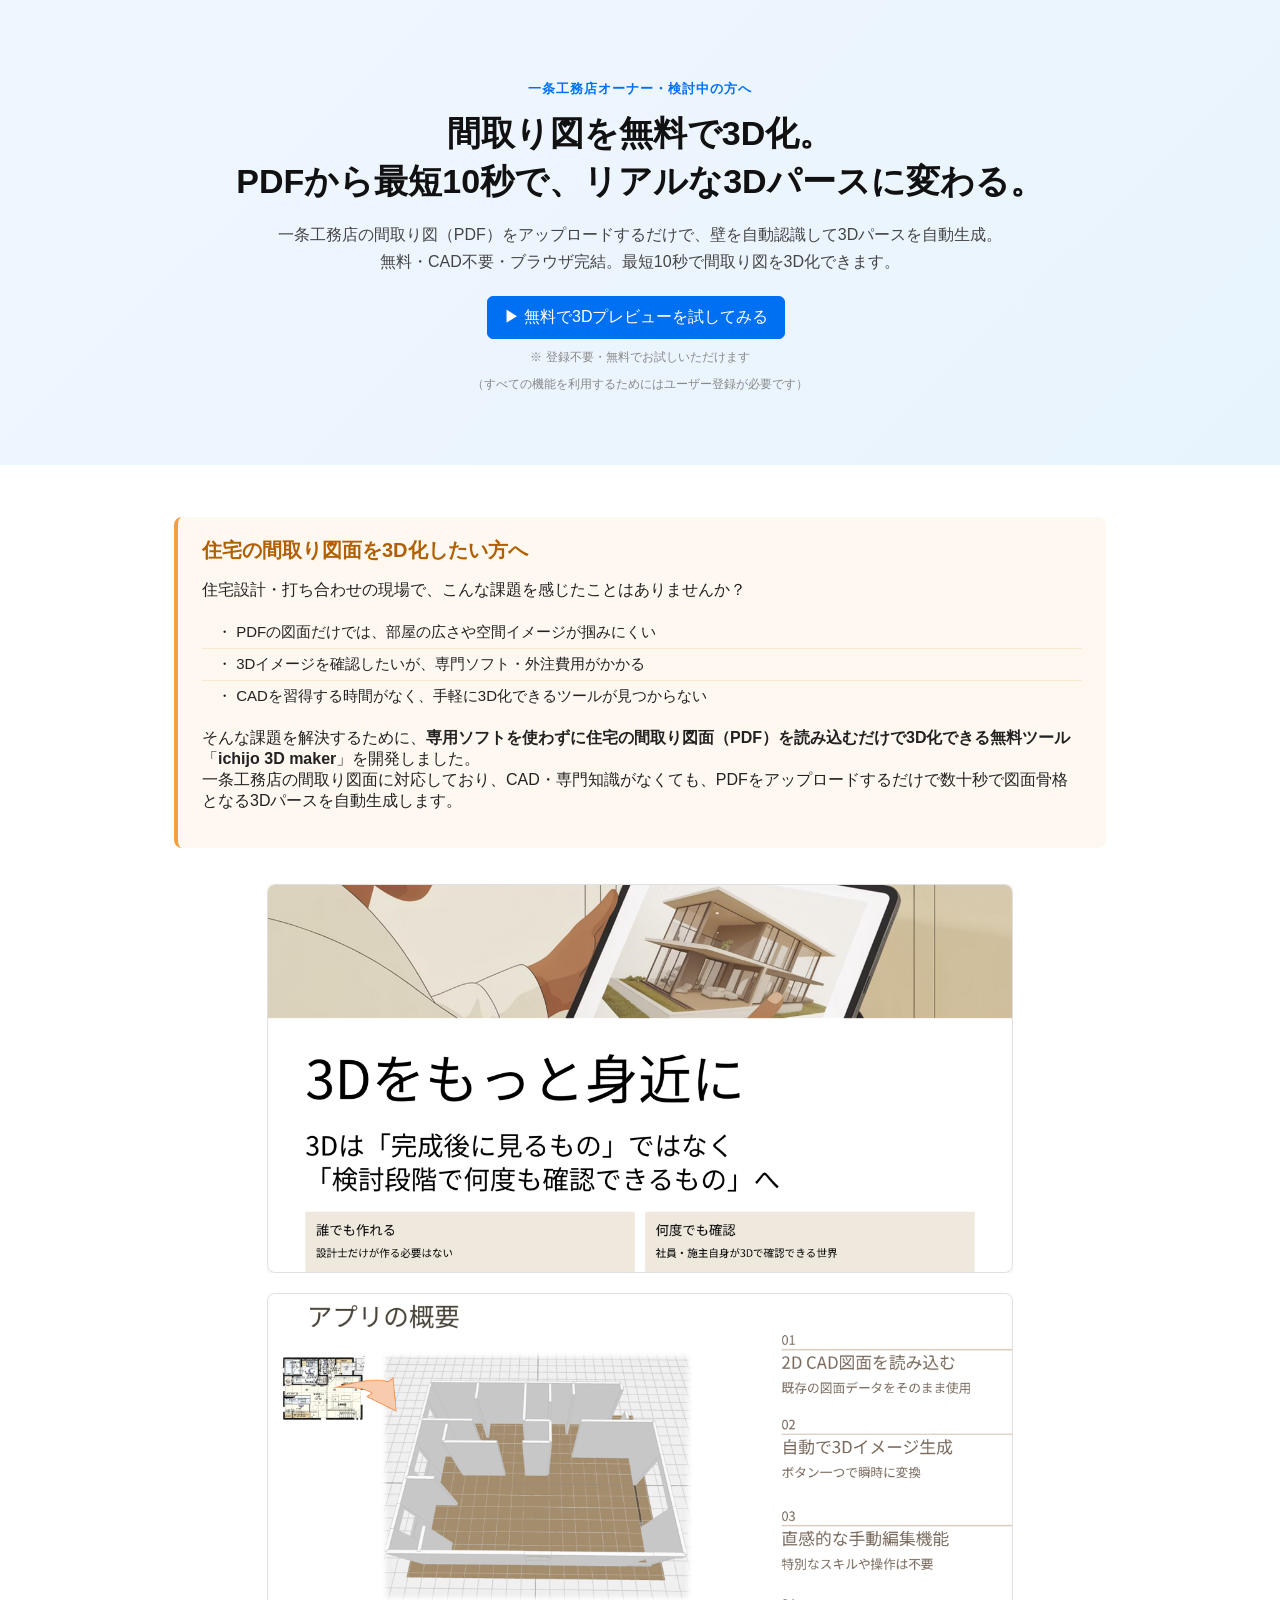
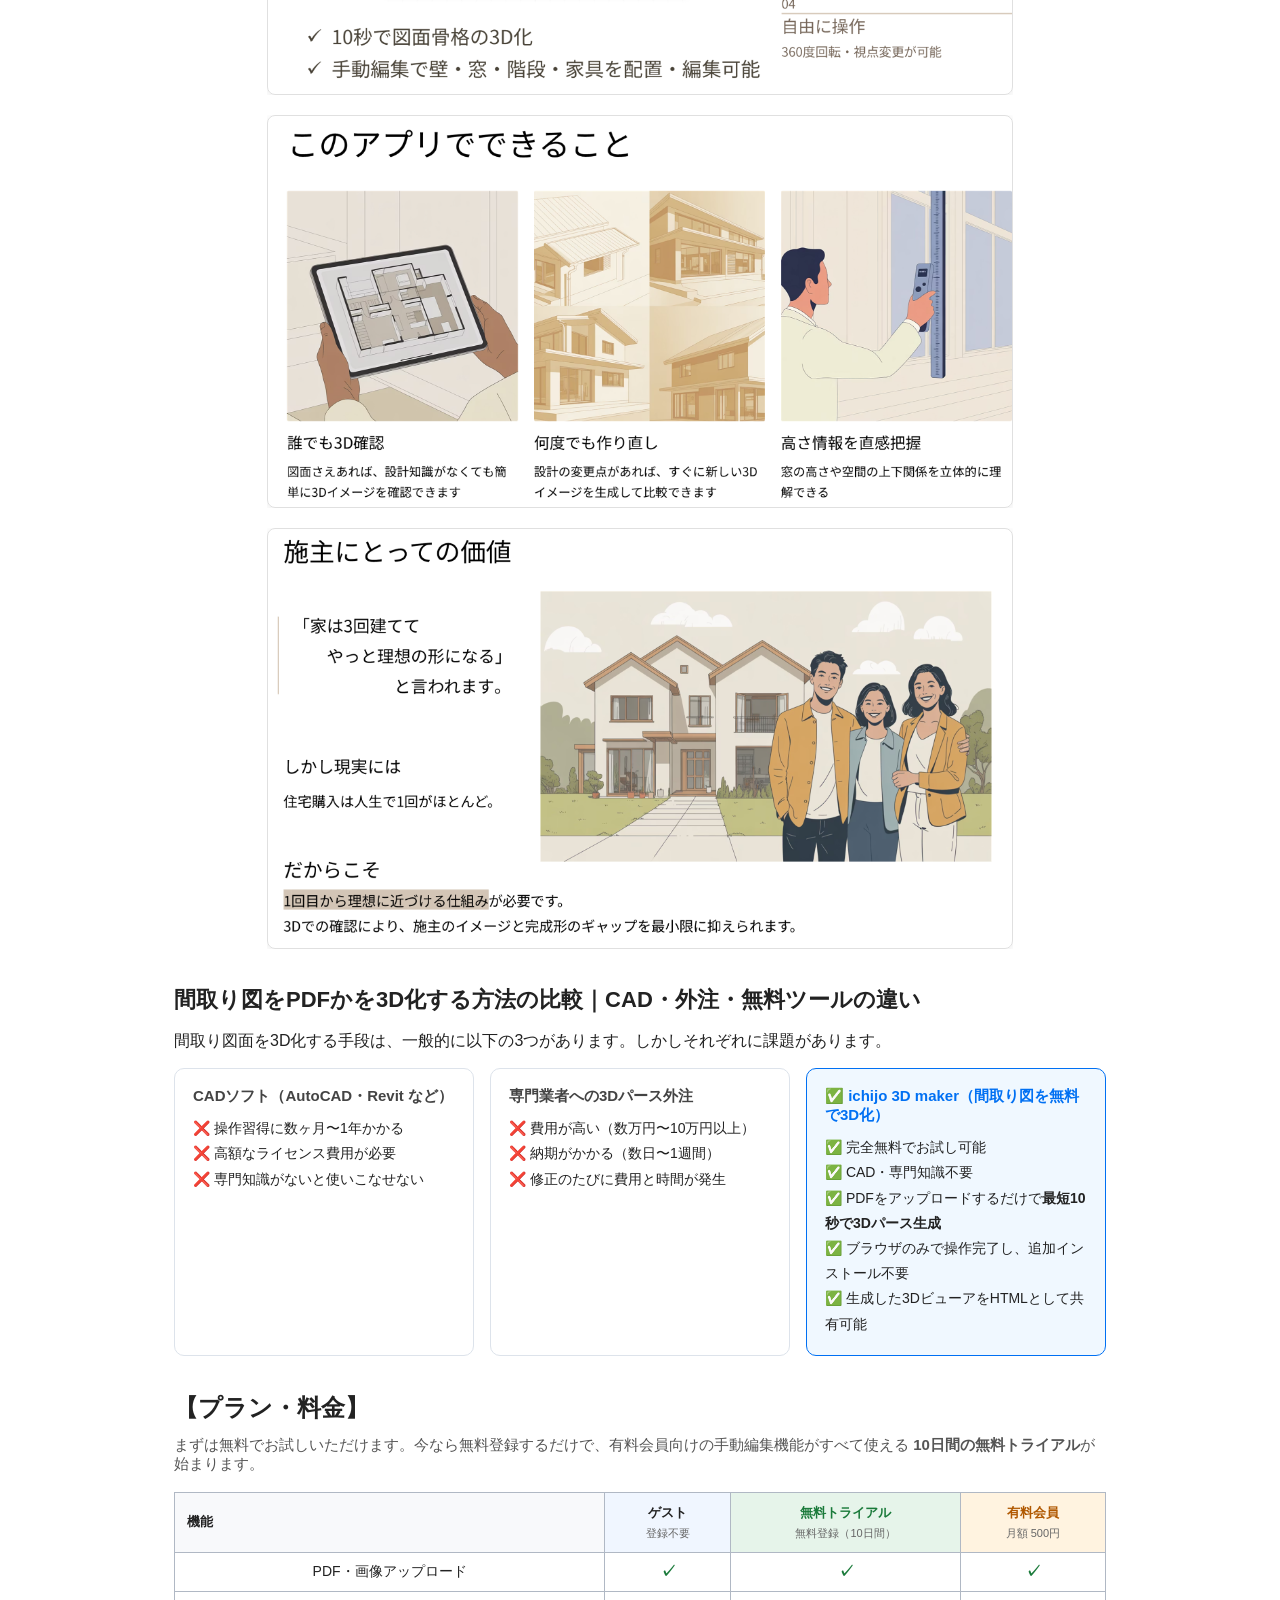
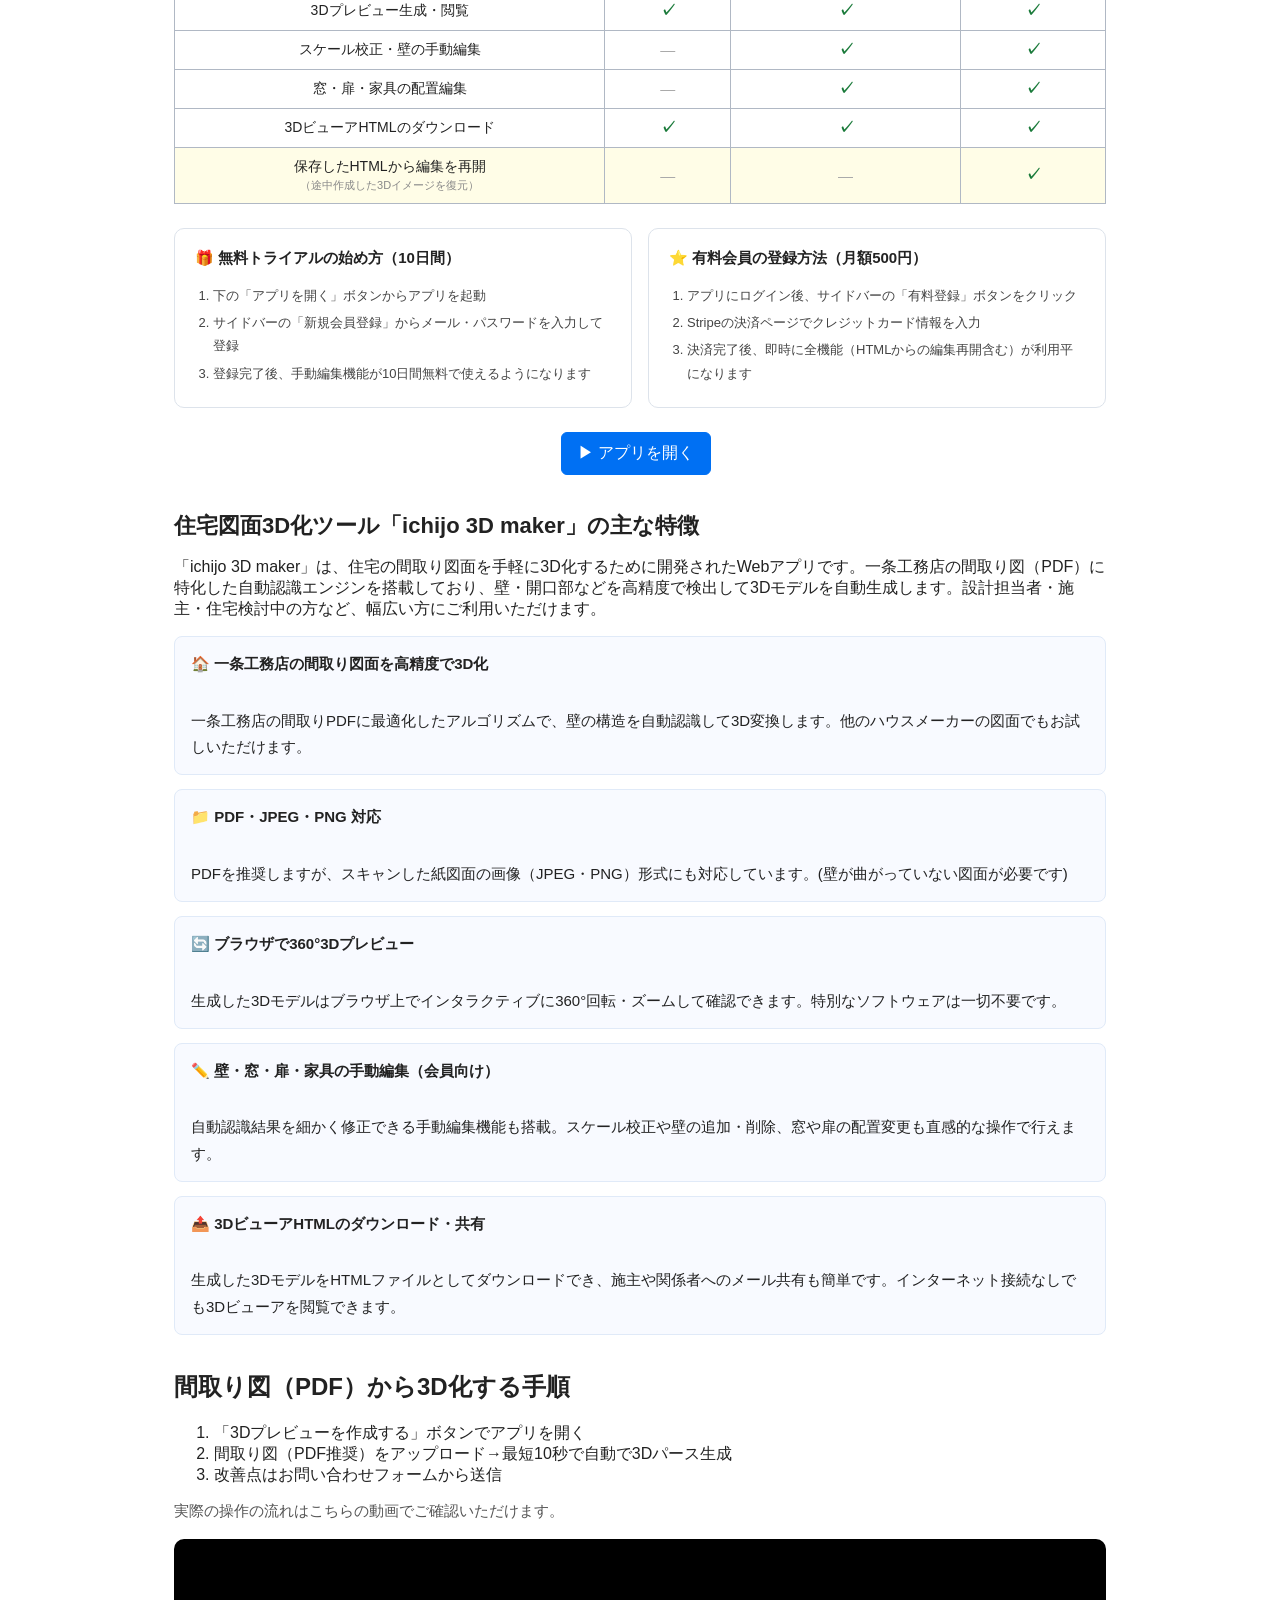
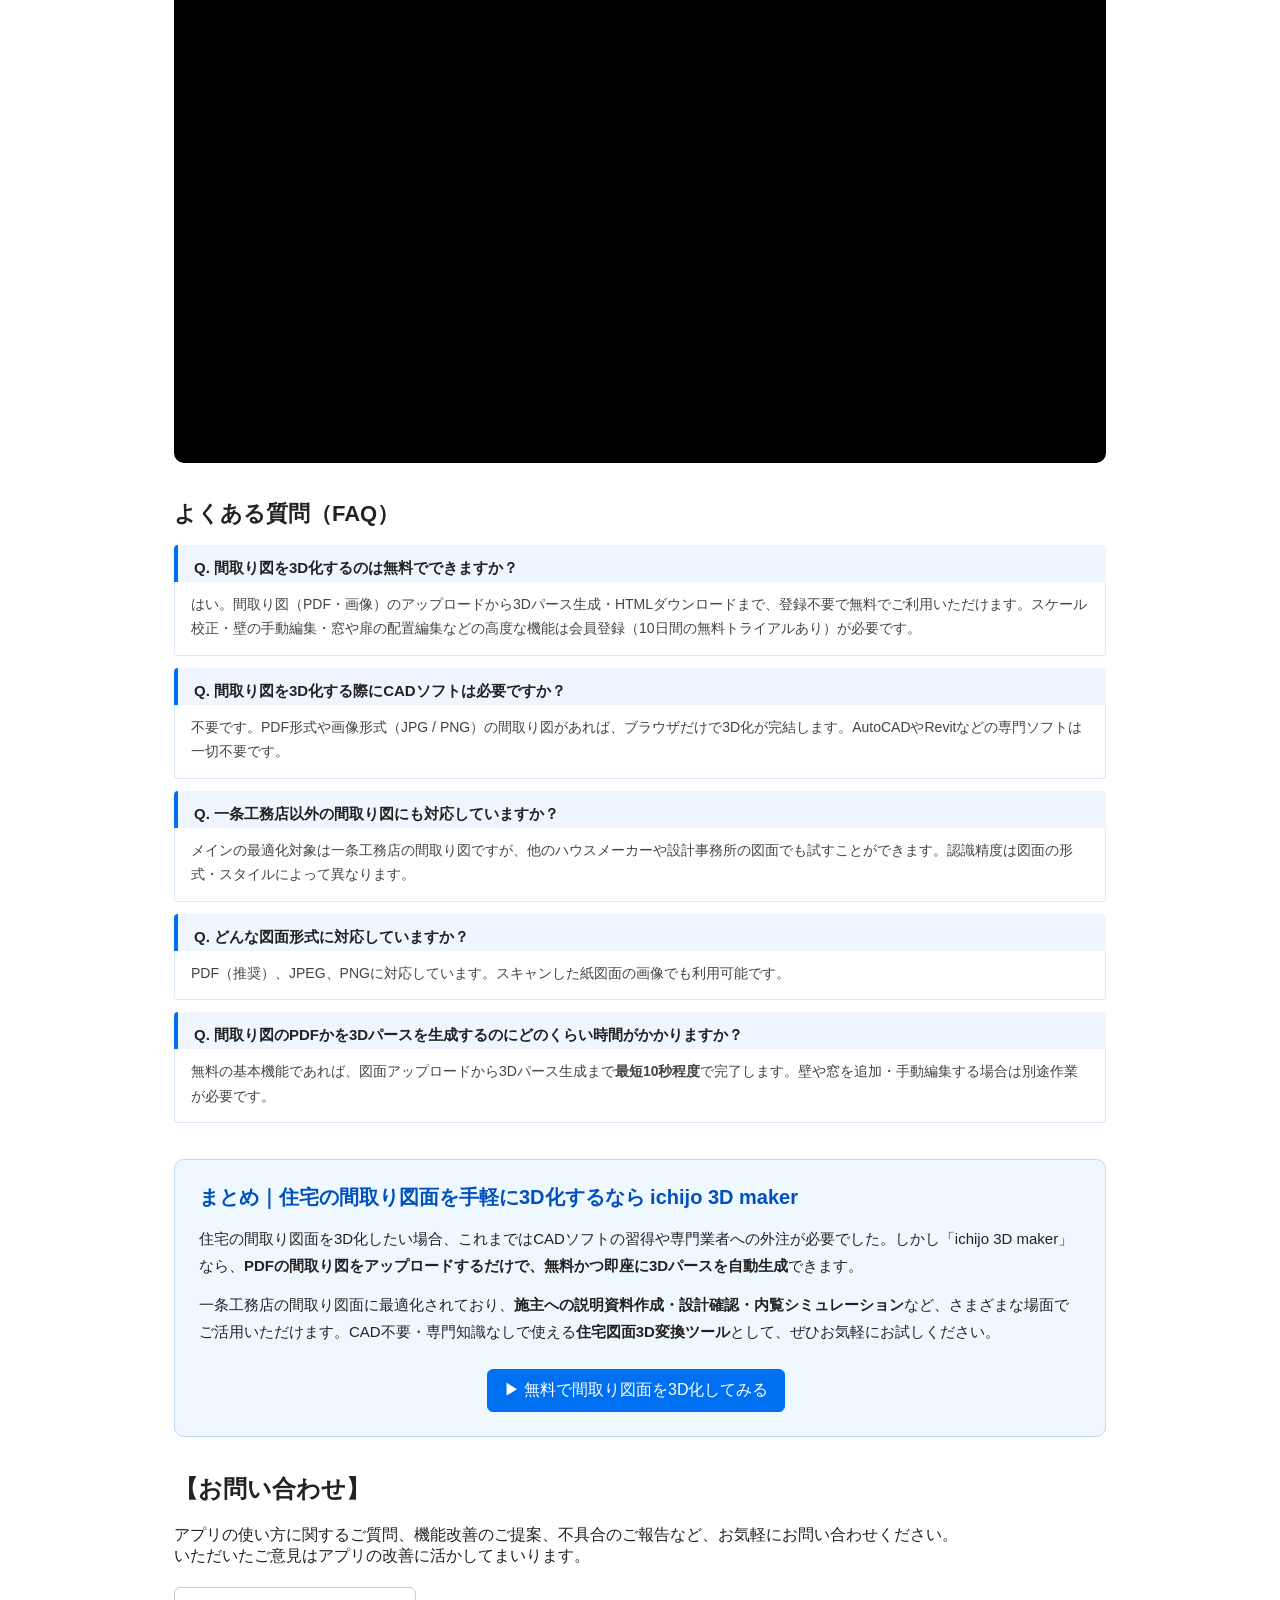
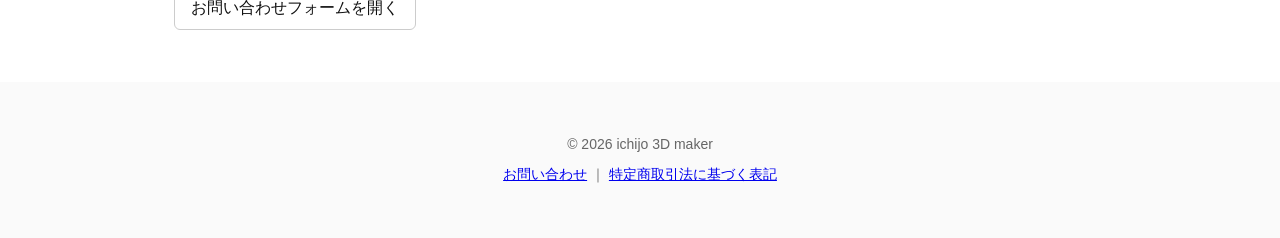
<file: docs/index.html>
<!doctype html>
<html lang="ja">
<head>
  <meta charset="utf-8">
  <meta name="viewport" content="width=device-width,initial-scale=1">
  <title>間取り図を無料で3D化する方法｜PDFから最短10秒で3Dパース生成【一条工務店対応】</title>
  <meta name="description" content="住宅の間取り図面（PDF）をアップロードするだけで3Dモデルを自動生成。一条工務店の間取り図に対応した無料3Dパース作成ツール。CAD不要・ブラウザのみで操作可能。">
  <meta name="keywords" content="住宅図面 3D化, 間取り 3D, 図面 3D変換, 3Dパース 無料, 一条工務店 間取り 3D, 間取り図 3D化, 間取り可視化, CAD不要 3D, 間取り 3D変換, 住宅 3Dパース">
  <link rel="canonical" href="https://curtinex.github.io/ichijo_3Dmaker_v5/">

  <!-- Favicon -->
  <link rel="icon" type="image/png" href="assets/web_image.png">
  <link rel="apple-touch-icon" href="assets/web_image.png">

  <!-- Open Graph -->
  <meta property="og:site_name" content="ichijo 3D maker">
  <meta property="og:title" content="間取り図を無料で3D化する方法｜PDFから最短10秒で3Dパース生成【一条工務店対応】">
  <meta property="og:description" content="住宅の間取り図面（PDF）をアップロードするだけで3Dモデルを自動生成。一条工務店の間取り図に対応した無料3Dパース作成ツール。CAD不要・ブラウザのみで操作可能。">
  <meta property="og:type" content="website">
  <meta property="og:url" content="https://curtinex.github.io/ichijo_3Dmaker_v5/">
  <meta property="og:image" content="https://curtinex.github.io/ichijo_3Dmaker_v5/assets/image_1.png">

  <!-- Twitter Card -->
  <meta name="twitter:card" content="summary_large_image">
  <meta name="twitter:title" content="間取り図を無料で3D化する方法｜PDFから最短10秒で3Dパース生成【一条工務店対応】">
  <meta name="twitter:description" content="住宅の間取り図面（PDF）をアップロードするだけで3Dモデルを自動生成。一条工務店の間取り図に対応した無料3Dパース作成ツール。CAD不要・ブラウザのみで操作可能。">
  <meta name="twitter:image" content="https://curtinex.github.io/ichijo_3Dmaker_v5/assets/image_1.png">

  <meta name="google-site-verification" content="JZYCzmAT3DQswWqRhcND13l9ItLxp9vTlQoRjEMzHW0" />

  <link rel="stylesheet" href="assets/style.css">

  <!-- Structured data (JSON-LD) -->
  <script type="application/ld+json">
  {
    "@context": "https://schema.org",
    "@graph": [
      {
        "@type": "WebSite",
        "name": "ichijo 3D maker - 住宅間取り図面3D化ツール",
        "url": "https://curtinex.github.io/ichijo_3Dmaker_v5/"
      },
      {
        "@type": "SoftwareApplication",
        "name": "ichijo 3D maker",
        "applicationCategory": "UtilitiesApplication",
        "operatingSystem": "Web",
        "description": "住宅の間取り図面（PDF）を3Dモデルに自動変換するWebアプリ。一条工務店の間取り図に対応。CAD不要・無料でお試し可能。",
        "offers": {
          "@type": "Offer",
          "price": "0",
          "priceCurrency": "JPY"
        }
      },
      {
        "@type": "FAQPage",
        "mainEntity": [
          {
            "@type": "Question",
            "name": "無料で使えますか？",
            "acceptedAnswer": {
              "@type": "Answer",
              "text": "はい、PDF・画像のアップロードから3Dプレビュー生成・HTMLダウンロードまで、登録不要で無料でご利用いただけます。手動編集などの高度な機能は会員登録（10日間の無料トライアルあり）が必要です。"
            }
          },
          {
            "@type": "Question",
            "name": "CADソフトは必要ですか？",
            "acceptedAnswer": {
              "@type": "Answer",
              "text": "不要です。PDF形式や画像形式（JPG / PNG）の間取り図があれば、ブラウザだけで3D化が完結します。"
            }
          },
          {
            "@type": "Question",
            "name": "どんな図面形式に対応していますか？",
            "acceptedAnswer": {
              "@type": "Answer",
              "text": "PDF（推奨）、JPEG、PNGに対応しています。一条工務店の間取り図データに最適化されていますが、他のハウスメーカーの図面でも試していただけます。"
            }
          },
          {
            "@type": "Question",
            "name": "3D化にはどのくらいの時間がかかりますか？",
            "acceptedAnswer": {
              "@type": "Answer",
              "text": "通常、アップロードから3D生成完了まで数十秒〜1分程度です。ファイルサイズや図面の複雑さによって多少変わります。"
            }
          }
        ]
      }
    ]
  }
  </script>
</head>
<body>
  <header class="site-header">
    <div class="container">
      <p class="header-eyebrow">一条工務店オーナー・検討中の方へ</p>
      <h1>間取り図を無料で3D化。<br>PDFから最短10秒で、リアルな3Dパースに変わる。</h1>
      <p class="header-lead">一条工務店の間取り図（PDF）をアップロードするだけで、壁を自動認識して3Dパースを自動生成。<br>無料・CAD不要・ブラウザ完結。最短10秒で間取り図を3D化できます。</p>
      <div class="cta-row">
        <a class="btn primary" href="https://ichijo-3dmaker.streamlit.app/" target="_blank" rel="noopener">▶ 無料で3Dプレビューを試してみる</a>
      </div>
      <p class="header-note">※ 登録不要・無料でお試しいただけます</p>
      <p class="header-note">（すべての機能を利用するためにはユーザー登録が必要です）</p>
    </div>
  </header>

  <main class="container">

    <!-- ① 課題提起 -->
    <section class="problem-section">
      <h2>住宅の間取り図面を3D化したい方へ</h2>
      <p>住宅設計・打ち合わせの現場で、こんな課題を感じたことはありませんか？</p>
      <ul class="problem-list">
        <li>　・ PDFの図面だけでは、部屋の広さや空間イメージが掴みにくい</li>
        <li>　・ 3Dイメージを確認したいが、専門ソフト・外注費用がかかる</li>
        <li>　・ CADを習得する時間がなく、手軽に3D化できるツールが見つからない</li>
      </ul>
      <p>そんな課題を解決するために、<strong>専用ソフトを使わずに住宅の間取り図面（PDF）を読み込むだけで3D化できる無料ツール</strong>「<strong>ichijo 3D maker</strong>」を開発しました。<br>一条工務店の間取り図面に対応しており、CAD・専門知識がなくても、PDFをアップロードするだけで数十秒で図面骨格となる3Dパースを自動生成します。</p>
    </section>

    <section class="screenshot-section">
      <div class="screenshot-gallery">
        <figure class="screenshot-item">
          <img src="assets/image_1.png" alt="アプリ紹介画像1" loading="lazy" width="100%" style="max-width:100%;width:100%;height:auto;display:block">
        </figure>
        <figure class="screenshot-item">
          <img src="assets/image_2.png" alt="アプリ紹介画像2" loading="lazy" width="100%" style="max-width:100%;width:100%;height:auto;display:block">
        </figure>
        <figure class="screenshot-item">
          <img src="assets/image_3.png" alt="アプリ紹介画像3" loading="lazy" width="100%" style="max-width:100%;width:100%;height:auto;display:block">
        </figure>
        <figure class="screenshot-item">
          <img src="assets/image_4.png" alt="アプリ紹介画像4" loading="lazy" width="100%" style="max-width:100%;width:100%;height:auto;display:block">
        </figure>
      </div>
    </section>

    <!-- ② 3D化方法の比較 -->
    <section class="solution-section">
      <h2>間取り図をPDFかを3D化する方法の比較｜CAD・外注・無料ツールの違い</h2>
      <p>間取り図面を3D化する手段は、一般的に以下の3つがあります。しかしそれぞれに課題があります。</p>
      <div class="solution-compare">
        <div class="solution-item">
          <h3>CADソフト（AutoCAD・Revit など）</h3>
          <ul>
            <li>❌ 操作習得に数ヶ月〜1年かかる</li>
            <li>❌ 高額なライセンス費用が必要</li>
            <li>❌ 専門知識がないと使いこなせない</li>
          </ul>
        </div>
        <div class="solution-item">
          <h3>専門業者への3Dパース外注</h3>
          <ul>
            <li>❌ 費用が高い（数万円〜10万円以上）</li>
            <li>❌ 納期がかかる（数日〜1週間）</li>
            <li>❌ 修正のたびに費用と時間が発生</li>
          </ul>
        </div>
        <div class="solution-item solution-best">
          <h3>✅ ichijo 3D maker（間取り図を無料で3D化）</h3>
          <ul>
            <li>✅ 完全無料でお試し可能</li>
            <li>✅ CAD・専門知識不要</li>
            <li>✅ PDFをアップロードするだけで<strong>最短10秒で3Dパース生成</strong></li>
            <li>✅ ブラウザのみで操作完了し、追加インストール不要</li>
            <li>✅ 生成した3DビューアをHTMLとして共有可能</li>
          </ul>
        </div>
      </div>
    </section>

    <section class="plan-section">
      <h2>【プラン・料金】</h2>
      <p class="section-lead">まずは無料でお試しいただけます。今なら無料登録するだけで、有料会員向けの手動編集機能がすべて使える <strong>10日間の無料トライアル</strong>が始まります。</p>

      <div class="plan-table-wrap">
        <table class="plan-table">
          <thead>
            <tr>
              <th class="feature-col">機能</th>
              <th>ゲスト<br><span class="plan-sub">登録不要</span></th>
              <th class="plan-trial">無料トライアル<br><span class="plan-sub">無料登録（10日間）</span></th>
              <th class="plan-paid">有料会員<br><span class="plan-sub">月額 500円</span></th>
            </tr>
          </thead>
          <tbody>
            <tr>
              <td>PDF・画像アップロード</td>
              <td class="check">✓</td>
              <td class="check">✓</td>
              <td class="check">✓</td>
            </tr>
            <tr>
              <td>3Dプレビュー生成・閲覧</td>
              <td class="check">✓</td>
              <td class="check">✓</td>
              <td class="check">✓</td>
            </tr>
            <tr>
              <td>スケール校正・壁の手動編集</td>
              <td class="cross">―</td>
              <td class="check">✓</td>
              <td class="check">✓</td>
            </tr>
            <tr>
              <td>窓・扉・家具の配置編集</td>
              <td class="cross">―</td>
              <td class="check">✓</td>
              <td class="check">✓</td>
            </tr>
            <tr>
              <td>3DビューアHTMLのダウンロード</td>
              <td class="check">✓</td>
              <td class="check">✓</td>
              <td class="check">✓</td>
            </tr>
            <tr class="highlight-row">
              <td>保存したHTMLから編集を再開<br><small>（途中作成した3Dイメージを復元）</small></td>
              <td class="cross">―</td>
              <td class="cross">―</td>
              <td class="check">✓</td>
            </tr>
          </tbody>
        </table>
      </div>

      <div class="plan-cta-row">
        <div class="plan-cta-card">
          <p class="plan-cta-label">🎁 無料トライアルの始め方（10日間）</p>
          <ol class="plan-steps">
            <li>下の「アプリを開く」ボタンからアプリを起動</li>
            <li>サイドバーの「新規会員登録」からメール・パスワードを入力して登録</li>
            <li>登録完了後、手動編集機能が10日間無料で使えるようになります</li>
          </ol>
        </div>
        <div class="plan-cta-card">
          <p class="plan-cta-label">⭐ 有料会員の登録方法（月額500円）</p>
          <ol class="plan-steps">
            <li>アプリにログイン後、サイドバーの「有料登録」ボタンをクリック</li>
            <li>Stripeの決済ページでクレジットカード情報を入力</li>
            <li>決済完了後、即時に全機能（HTMLからの編集再開含む）が利用平になります</li>
          </ol>
        </div>
      </div>
      <div class="cta-row" style="margin-top:24px;text-align:center">
        <a class="btn primary" href="https://ichijo-3dmaker.streamlit.app/" target="_blank" rel="noopener">▶ アプリを開く</a>
      </div>
    </section>

    <section class="features-section">
      <h2>住宅図面3D化ツール「ichijo 3D maker」の主な特徴</h2>
      <p>「ichijo 3D maker」は、住宅の間取り図面を手軽に3D化するために開発されたWebアプリです。一条工務店の間取り図（PDF）に特化した自動認識エンジンを搭載しており、壁・開口部などを高精度で検出して3Dモデルを自動生成します。設計担当者・施主・住宅検討中の方など、幅広い方にご利用いただけます。</p>
      <ul class="feature-list">
        <li>
          <strong>🏠 一条工務店の間取り図面を高精度で3D化</strong><br>
          一条工務店の間取りPDFに最適化したアルゴリズムで、壁の構造を自動認識して3D変換します。他のハウスメーカーの図面でもお試しいただけます。
        </li>
        <li>
          <strong>📁 PDF・JPEG・PNG 対応</strong><br>
          PDFを推奨しますが、スキャンした紙図面の画像（JPEG・PNG）形式にも対応しています。(壁が曲がっていない図面が必要です)
        </li>
        <li>
          <strong>🔄 ブラウザで360°3Dプレビュー</strong><br>
          生成した3Dモデルはブラウザ上でインタラクティブに360°回転・ズームして確認できます。特別なソフトウェアは一切不要です。
        </li>
        <li>
          <strong>✏️ 壁・窓・扉・家具の手動編集（会員向け）</strong><br>
          自動認識結果を細かく修正できる手動編集機能も搭載。スケール校正や壁の追加・削除、窓や扉の配置変更も直感的な操作で行えます。
        </li>
        <li>
          <strong>📤 3DビューアHTMLのダウンロード・共有</strong><br>
          生成した3DモデルをHTMLファイルとしてダウンロードでき、施主や関係者へのメール共有も簡単です。インターネット接続なしでも3Dビューアを閲覧できます。
        </li>
      </ul>
    </section>

    <section>
      <h2>間取り図（PDF）から3D化する手順</h2>
      <ol>
        <li>「3Dプレビューを作成する」ボタンでアプリを開く</li>
        <li>間取り図（PDF推奨）をアップロード→最短10秒で自動で3Dパース生成</li>
        <li>改善点はお問い合わせフォームから送信</li>
      </ol>
      <p class="section-lead" style="margin-top:16px;">実際の操作の流れはこちらの動画でご確認いただけます。</p>
      <div class="video-wrapper">
        <iframe
          src="https://www.youtube-nocookie.com/embed/IZROTgoAVEs"
          title="ichijo 3D maker 使い方デモ動画"
          frameborder="0"
          allow="accelerometer; autoplay; clipboard-write; encrypted-media; gyroscope; picture-in-picture"
          allowfullscreen
          loading="lazy">
        </iframe>
      </div>
    </section>

    <!-- ⑥ よくある質問 (FAQ) -->
    <section class="faq-section">
      <h2>よくある質問（FAQ）</h2>
      <dl class="faq-list">
        <dt>Q. 間取り図を3D化するのは無料でできますか？</dt>
        <dd>はい。間取り図（PDF・画像）のアップロードから3Dパース生成・HTMLダウンロードまで、登録不要で無料でご利用いただけます。スケール校正・壁の手動編集・窓や扉の配置編集などの高度な機能は会員登録（10日間の無料トライアルあり）が必要です。</dd>

        <dt>Q. 間取り図を3D化する際にCADソフトは必要ですか？</dt>
        <dd>不要です。PDF形式や画像形式（JPG / PNG）の間取り図があれば、ブラウザだけで3D化が完結します。AutoCADやRevitなどの専門ソフトは一切不要です。</dd>

        <dt>Q. 一条工務店以外の間取り図にも対応していますか？</dt>
        <dd>メインの最適化対象は一条工務店の間取り図ですが、他のハウスメーカーや設計事務所の図面でも試すことができます。認識精度は図面の形式・スタイルによって異なります。</dd>

        <dt>Q. どんな図面形式に対応していますか？</dt>
        <dd>PDF（推奨）、JPEG、PNGに対応しています。スキャンした紙図面の画像でも利用可能です。</dd>

        <dt>Q. 間取り図のPDFかを3Dパースを生成するのにどのくらい時間がかかりますか？</dt>
        <dd>無料の基本機能であれば、図面アップロードから3Dパース生成まで<strong>最短10秒程度</strong>で完了します。壁や窓を追加・手動編集する場合は別途作業が必要です。</dd>
      </dl>
    </section>

    <!-- ⑦ まとめ -->
    <section class="summary-section">
      <h2>まとめ｜住宅の間取り図面を手軽に3D化するなら ichijo 3D maker</h2>
      <p>住宅の間取り図面を3D化したい場合、これまではCADソフトの習得や専門業者への外注が必要でした。しかし「ichijo 3D maker」なら、<strong>PDFの間取り図をアップロードするだけで、無料かつ即座に3Dパースを自動生成</strong>できます。</p>
      <p>一条工務店の間取り図面に最適化されており、<strong>施主への説明資料作成・設計確認・内覧シミュレーション</strong>など、さまざまな場面でご活用いただけます。CAD不要・専門知識なしで使える<strong>住宅図面3D変換ツール</strong>として、ぜひお気軽にお試しください。</p>
      <div class="cta-row" style="margin-top:24px;text-align:center">
        <a class="btn primary" href="https://ichijo-3dmaker.streamlit.app/" target="_blank" rel="noopener">▶ 無料で間取り図面を3D化してみる</a>
      </div>
    </section>

    <section>
      <h2>【お問い合わせ】</h2>
      <p>
        アプリの使い方に関するご質問、機能改善のご提案、不具合のご報告など、お気軽にお問い合わせください。<br>
        いただいたご意見はアプリの改善に活かしてまいります。
      </p>
      <div class="cta-row">
        <a class="btn" href="contact.html" target="_blank" rel="noopener">お問い合わせフォームを開く</a>
      </div>
    </section>
  </main>

  <footer class="site-footer">
    <div class="container">
      <p>© 2026 ichijo 3D maker</p>
      <p><a href="contact.html">お問い合わせ</a> ｜ <a href="tokusho.html">特定商取引法に基づく表記</a></p>
    </div>
  </footer>
</body>
</html>
</file>
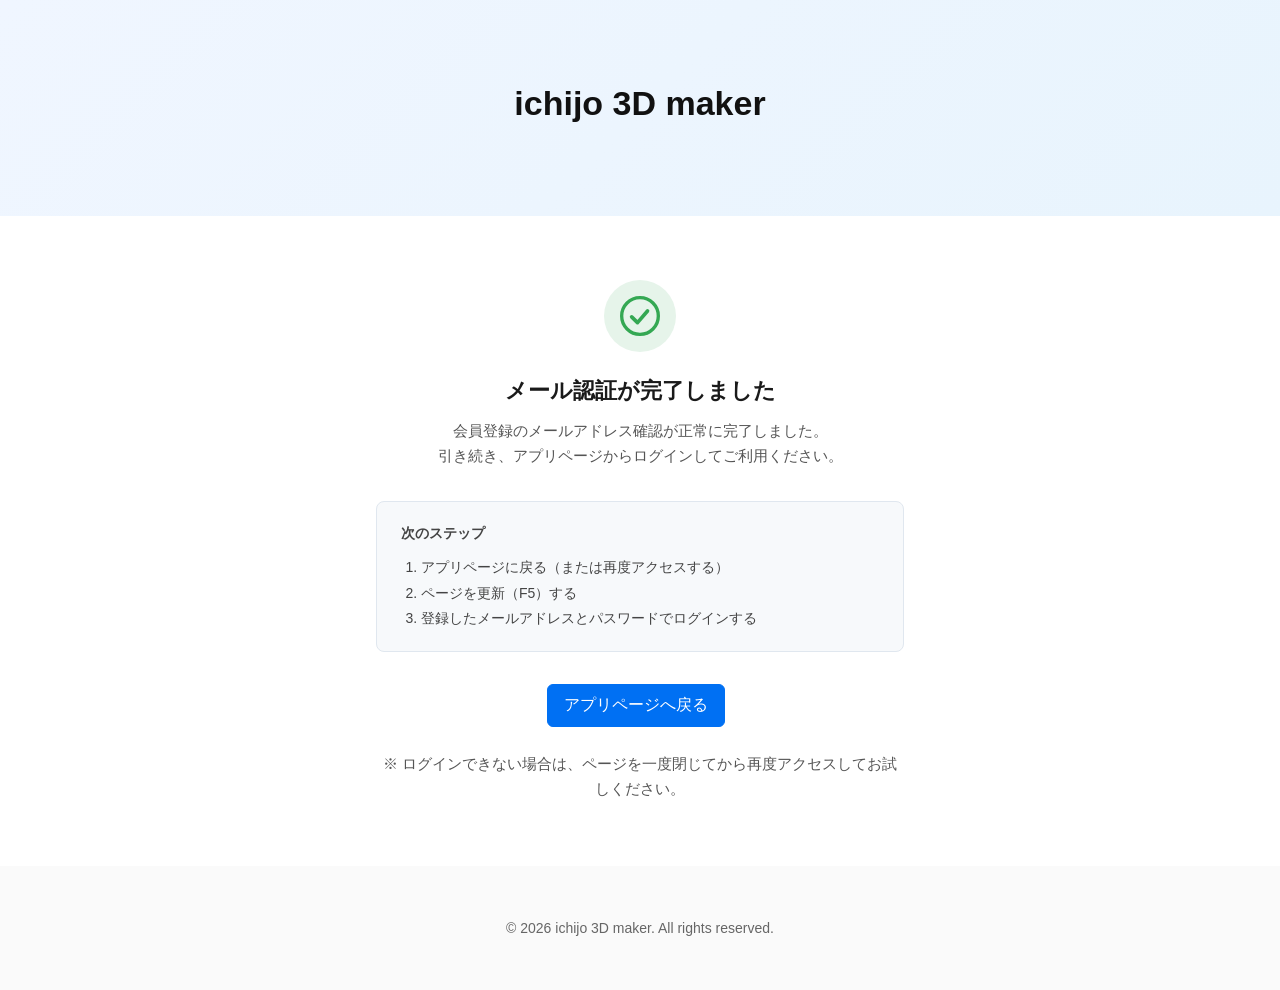
<file: docs/auth-confirmed.html>
<!doctype html>
<html lang="ja">
<head>
  <meta charset="utf-8">
  <meta name="viewport" content="width=device-width,initial-scale=1">
  <title>会員登録完了 | ichijo 3D maker</title>
  <meta name="description" content="会員登録のメール認証が完了しました。">
  <link rel="icon" type="image/png" href="assets/web_image.png">
  <link rel="apple-touch-icon" href="assets/web_image.png">
  <link rel="stylesheet" href="assets/style.css">
  <style>
    .completion-wrap {
      max-width: 560px;
      margin: 64px auto 0;
      text-align: center;
      padding: 0 16px;
    }
    .icon-circle {
      display: inline-flex;
      align-items: center;
      justify-content: center;
      width: 72px;
      height: 72px;
      border-radius: 50%;
      background: #e6f4ea;
      margin-bottom: 24px;
    }
    .icon-circle svg {
      width: 40px;
      height: 40px;
    }
    .completion-wrap h1 {
      font-size: 22px;
      margin: 0 0 12px;
      color: #1a1a1a;
    }
    .completion-wrap p {
      font-size: 15px;
      color: #555;
      line-height: 1.7;
      margin: 0 0 32px;
    }
    .step-box {
      background: #f7f9fb;
      border: 1px solid #e0e7ef;
      border-radius: 8px;
      padding: 20px 24px;
      text-align: left;
      margin-bottom: 32px;
    }
    .step-box p {
      margin: 0;
      font-size: 14px;
      color: #444;
    }
    .step-box ol {
      margin: 10px 0 0 0;
      padding-left: 20px;
      font-size: 14px;
      color: #444;
      line-height: 1.8;
    }
    .hint {
      font-size: 13px;
      color: #888;
      margin-top: 0;
    }
  </style>
</head>
<body>
  <header class="site-header">
    <div class="container">
      <h1>ichijo 3D maker</h1>
    </div>
  </header>

  <main>
    <div class="completion-wrap">
      <div class="icon-circle">
        <!-- チェックマークアイコン -->
        <svg viewBox="0 0 24 24" fill="none" xmlns="http://www.w3.org/2000/svg">
          <circle cx="12" cy="12" r="11" stroke="#34a853" stroke-width="2"/>
          <path d="M7 12.5l3.5 3.5 6-7" stroke="#34a853" stroke-width="2.2" stroke-linecap="round" stroke-linejoin="round"/>
        </svg>
      </div>

      <h1>メール認証が完了しました</h1>
      <p>
        会員登録のメールアドレス確認が正常に完了しました。<br>
        引き続き、アプリページからログインしてご利用ください。
      </p>

      <div class="step-box">
        <p><strong>次のステップ</strong></p>
        <ol>
          <li>アプリページに戻る（または再度アクセスする）</li>
          <li>ページを更新（F5）する</li>
          <li>登録したメールアドレスとパスワードでログインする</li>
        </ol>
      </div>

      <a class="btn primary" href="https://ichijo-3dmaker.streamlit.app/" rel="noopener">アプリページへ戻る</a>

      <p class="hint" style="margin-top:24px;">
        ※ ログインできない場合は、ページを一度閉じてから再度アクセスしてお試しください。
      </p>
    </div>
  </main>

  <footer class="site-footer" style="margin-top:64px;">
    <div class="container">
      <p>&copy; 2026 ichijo 3D maker. All rights reserved.</p>
    </div>
  </footer>
</body>
</html>
</file>
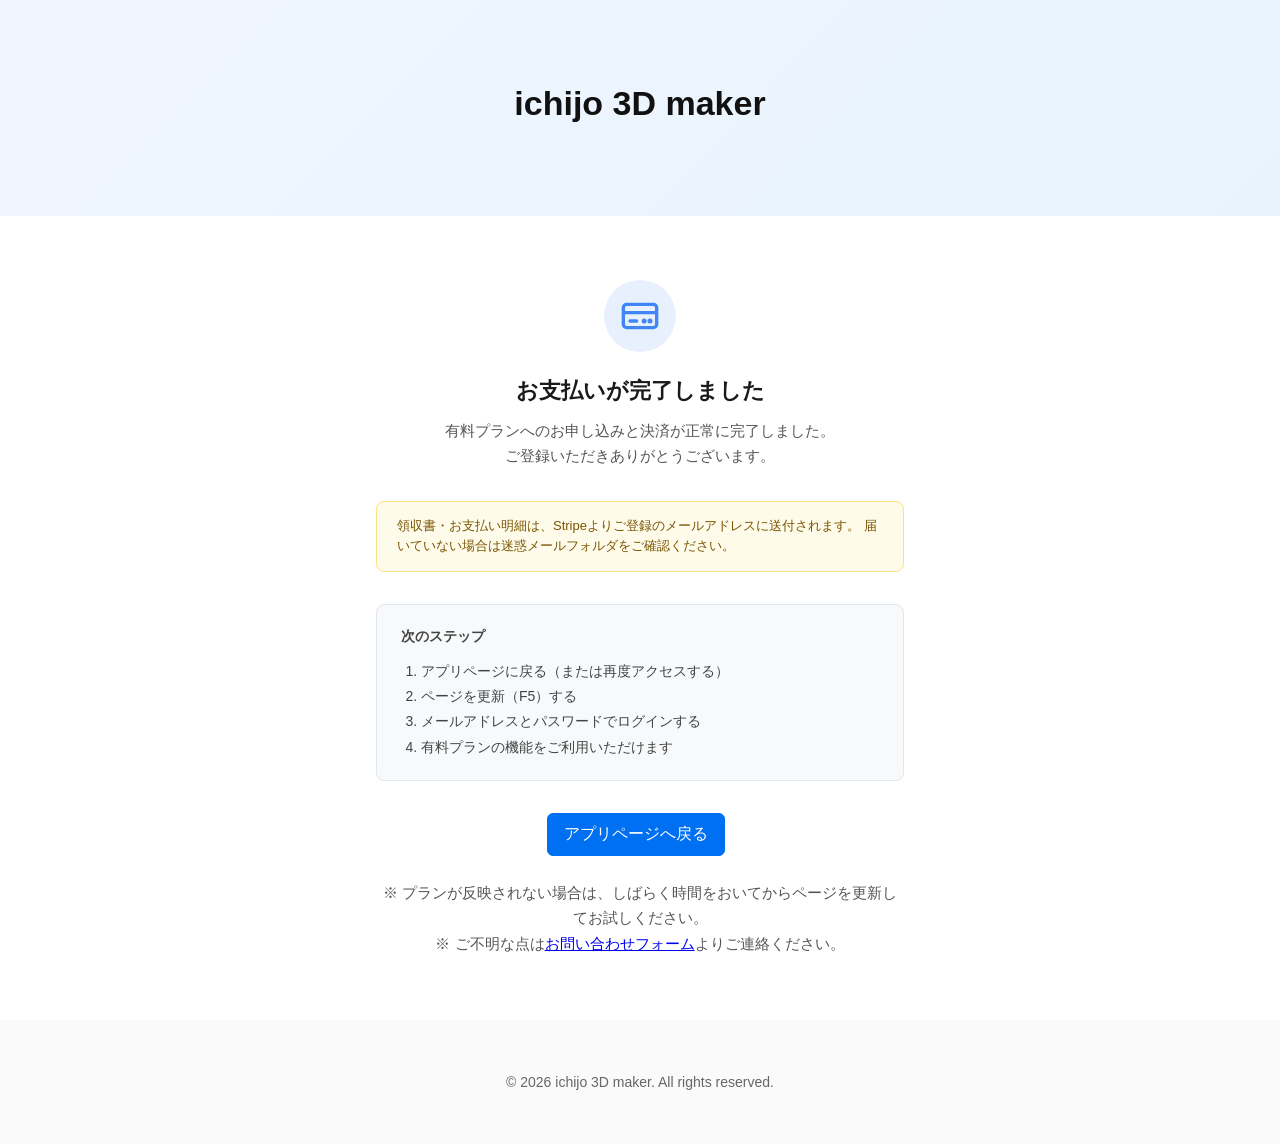
<file: docs/payment-success.html>
<!doctype html>
<html lang="ja">
<head>
  <meta charset="utf-8">
  <meta name="viewport" content="width=device-width,initial-scale=1">
  <title>お支払い完了 | ichijo 3D maker</title>
  <meta name="description" content="有料プランのお支払いが完了しました。">
  <link rel="icon" type="image/png" href="assets/web_image.png">
  <link rel="apple-touch-icon" href="assets/web_image.png">
  <link rel="stylesheet" href="assets/style.css">
  <style>
    .completion-wrap {
      max-width: 560px;
      margin: 64px auto 0;
      text-align: center;
      padding: 0 16px;
    }
    .icon-circle {
      display: inline-flex;
      align-items: center;
      justify-content: center;
      width: 72px;
      height: 72px;
      border-radius: 50%;
      background: #e8f0fe;
      margin-bottom: 24px;
    }
    .icon-circle svg {
      width: 40px;
      height: 40px;
    }
    .completion-wrap h1 {
      font-size: 22px;
      margin: 0 0 12px;
      color: #1a1a1a;
    }
    .completion-wrap p {
      font-size: 15px;
      color: #555;
      line-height: 1.7;
      margin: 0 0 32px;
    }
    .step-box {
      background: #f7f9fb;
      border: 1px solid #e0e7ef;
      border-radius: 8px;
      padding: 20px 24px;
      text-align: left;
      margin-bottom: 32px;
    }
    .step-box p {
      margin: 0;
      font-size: 14px;
      color: #444;
    }
    .step-box ol {
      margin: 10px 0 0 0;
      padding-left: 20px;
      font-size: 14px;
      color: #444;
      line-height: 1.8;
    }
    .hint {
      font-size: 13px;
      color: #888;
      margin-top: 0;
    }
    .receipt-note {
      background: #fffbea;
      border: 1px solid #ffe082;
      border-radius: 8px;
      padding: 14px 20px;
      font-size: 13px;
      color: #795500;
      text-align: left;
      margin-bottom: 32px;
      line-height: 1.6;
    }
  </style>
</head>
<body>
  <header class="site-header">
    <div class="container">
      <h1>ichijo 3D maker</h1>
    </div>
  </header>

  <main>
    <div class="completion-wrap">
      <div class="icon-circle">
        <!-- クレジットカード／支払いアイコン -->
        <svg viewBox="0 0 24 24" fill="none" xmlns="http://www.w3.org/2000/svg">
          <rect x="2" y="5" width="20" height="14" rx="2" stroke="#4285f4" stroke-width="2"/>
          <path d="M2 10h20" stroke="#4285f4" stroke-width="2"/>
          <path d="M6 15h4" stroke="#4285f4" stroke-width="2" stroke-linecap="round"/>
          <circle cx="18" cy="15" r="1.5" fill="#4285f4"/>
          <circle cx="14.5" cy="15" r="1.5" fill="#4285f4"/>
        </svg>
      </div>

      <h1>お支払いが完了しました</h1>
      <p>
        有料プランへのお申し込みと決済が正常に完了しました。<br>
        ご登録いただきありがとうございます。
      </p>

      <div class="receipt-note">
        領収書・お支払い明細は、Stripeよりご登録のメールアドレスに送付されます。
        届いていない場合は迷惑メールフォルダをご確認ください。
      </div>

      <div class="step-box">
        <p><strong>次のステップ</strong></p>
        <ol>
          <li>アプリページに戻る（または再度アクセスする）</li>
          <li>ページを更新（F5）する</li>
          <li>メールアドレスとパスワードでログインする</li>
          <li>有料プランの機能をご利用いただけます</li>
        </ol>
      </div>

      <a class="btn primary" href="https://ichijo-3dmaker.streamlit.app/" rel="noopener">アプリページへ戻る</a>

      <p class="hint" style="margin-top:24px;">
        ※ プランが反映されない場合は、しばらく時間をおいてからページを更新してお試しください。<br>
        ※ ご不明な点は<a href="contact.html" target="_blank" rel="noopener">お問い合わせフォーム</a>よりご連絡ください。
      </p>
    </div>
  </main>

  <footer class="site-footer" style="margin-top:64px;">
    <div class="container">
      <p>&copy; 2026 ichijo 3D maker. All rights reserved.</p>
    </div>
  </footer>
</body>
</html>
</file>
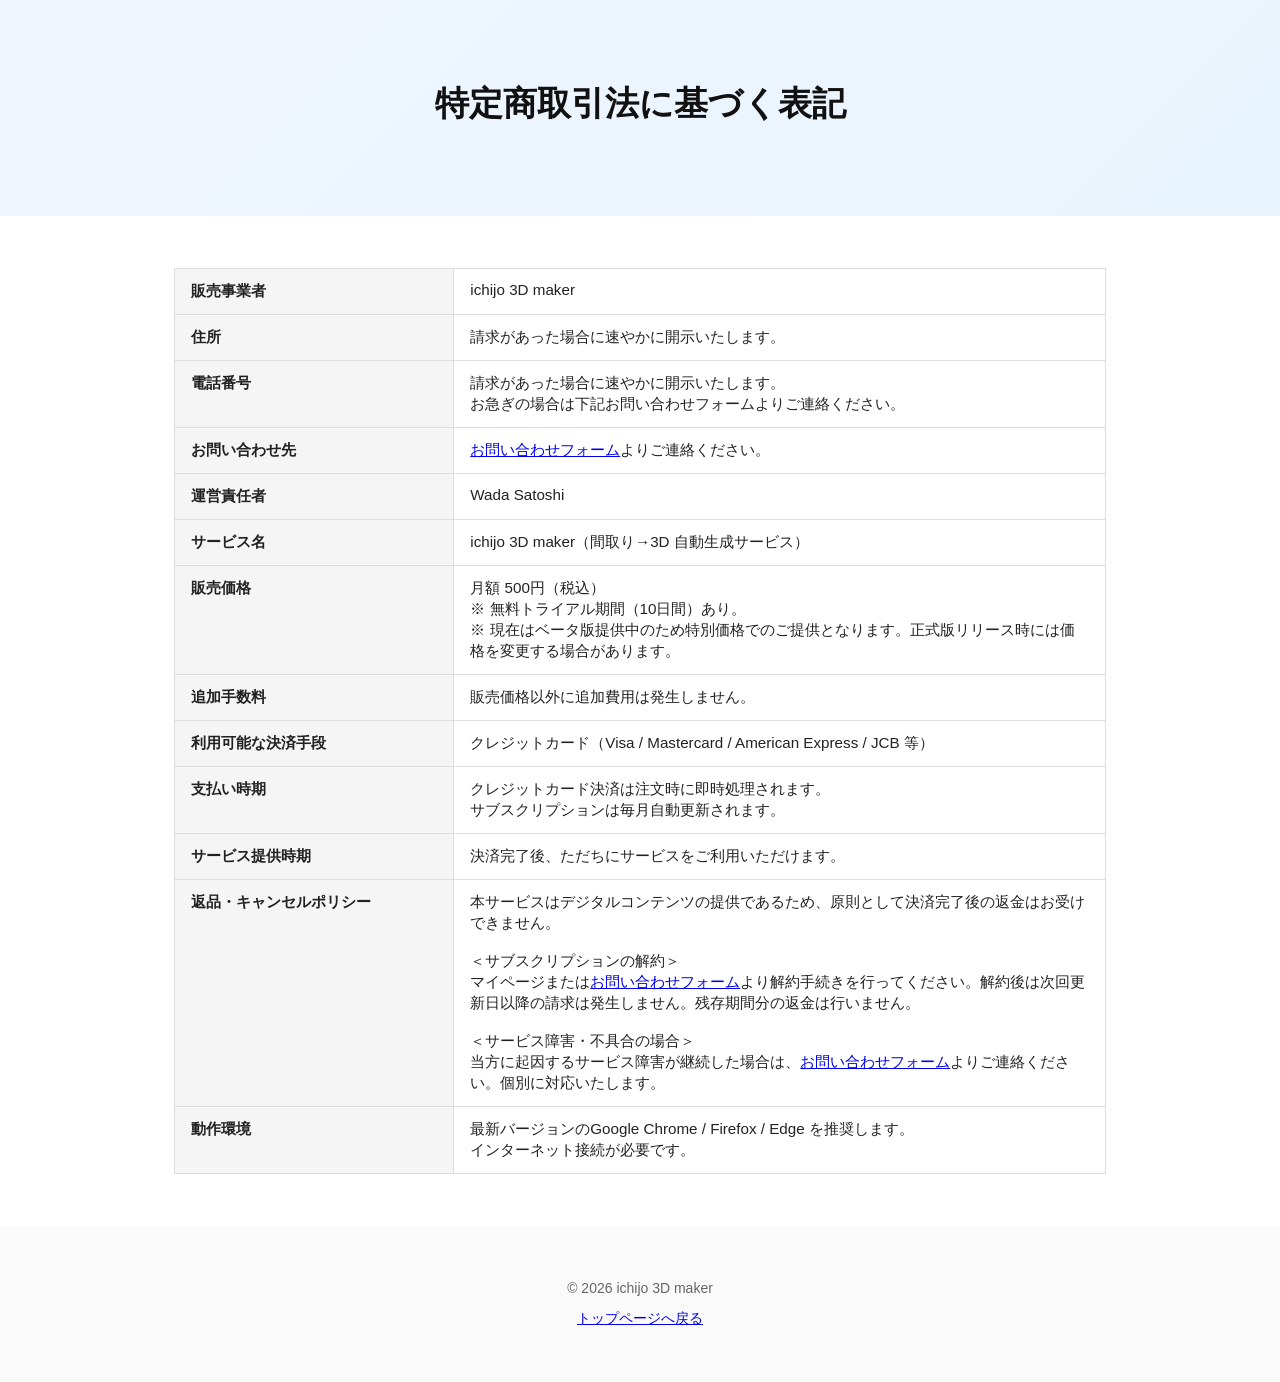
<file: docs/tokusho.html>
<!doctype html>
<html lang="ja">
<head>
  <meta charset="utf-8">
  <meta name="viewport" content="width=device-width,initial-scale=1">
  <title>特定商取引法に基づく表記 | ichijo 3D maker</title>
  <link rel="icon" type="image/png" href="assets/web_image.png">
  <link rel="apple-touch-icon" href="assets/web_image.png">
  <link rel="stylesheet" href="assets/style.css">
  <style>
    .tokusho-table {
      width: 100%;
      border-collapse: collapse;
      margin-top: 1.5rem;
      font-size: 0.95rem;
    }
    .tokusho-table th,
    .tokusho-table td {
      border: 1px solid #ddd;
      padding: 0.75rem 1rem;
      text-align: left;
      vertical-align: top;
    }
    .tokusho-table th {
      background: #f5f5f5;
      width: 30%;
      font-weight: bold;
      white-space: nowrap;
    }
  </style>
</head>
<body>
  <header class="site-header">
    <div class="container">
      <h1>特定商取引法に基づく表記</h1>
    </div>
  </header>

  <main class="container">
    <section>
      <table class="tokusho-table">
        <tbody>
          <tr>
            <th>販売事業者</th>
            <td>ichijo 3D maker</td>
          </tr>
          <tr>
            <th>住所</th>
            <td>請求があった場合に速やかに開示いたします。</td>
          </tr>
          <tr>
            <th>電話番号</th>
            <td>請求があった場合に速やかに開示いたします。<br>
              お急ぎの場合は下記お問い合わせフォームよりご連絡ください。</td>
          </tr>
          <tr>
            <th>お問い合わせ先</th>
            <td><a href="contact.html">お問い合わせフォーム</a>よりご連絡ください。</td>
          </tr>
          <tr>
            <th>運営責任者</th>
            <td>Wada Satoshi</td>
          </tr>
          <tr>
            <th>サービス名</th>
            <td>ichijo 3D maker（間取り→3D 自動生成サービス）</td>
          </tr>
          <tr>
            <th>販売価格</th>
            <td>月額 500円（税込）<br>
              ※ 無料トライアル期間（10日間）あり。<br>
              ※ 現在はベータ版提供中のため特別価格でのご提供となります。正式版リリース時には価格を変更する場合があります。</td>
          </tr>
          <tr>
            <th>追加手数料</th>
            <td>販売価格以外に追加費用は発生しません。</td>
          </tr>
          <tr>
            <th>利用可能な決済手段</th>
            <td>クレジットカード（Visa / Mastercard / American Express / JCB 等）</td>
          </tr>
          <tr>
            <th>支払い時期</th>
            <td>クレジットカード決済は注文時に即時処理されます。<br>
              サブスクリプションは毎月自動更新されます。</td>
          </tr>
          <tr>
            <th>サービス提供時期</th>
            <td>決済完了後、ただちにサービスをご利用いただけます。</td>
          </tr>
          <tr>
            <th>返品・キャンセルポリシー</th>
            <td>
              本サービスはデジタルコンテンツの提供であるため、原則として決済完了後の返金はお受けできません。<br><br>
              ＜サブスクリプションの解約＞<br>
              マイページまたは<a href="contact.html">お問い合わせフォーム</a>より解約手続きを行ってください。解約後は次回更新日以降の請求は発生しません。残存期間分の返金は行いません。<br><br>
              ＜サービス障害・不具合の場合＞<br>
              当方に起因するサービス障害が継続した場合は、<a href="contact.html">お問い合わせフォーム</a>よりご連絡ください。個別に対応いたします。
            </td>
          </tr>
          <tr>
            <th>動作環境</th>
            <td>最新バージョンのGoogle Chrome / Firefox / Edge を推奨します。<br>
              インターネット接続が必要です。</td>
          </tr>
        </tbody>
      </table>
    </section>
  </main>

  <footer class="site-footer">
    <div class="container">
      <p>© 2026 ichijo 3D maker</p>
      <p><a href="index.html">トップページへ戻る</a></p>
    </div>
  </footer>
</body>
</html>
</file>
<file: docs/assets/style.css>
/* Minimal styles for landing page */
html,body{overflow-x:hidden}
body{font-family: -apple-system,BlinkMacSystemFont,"Segoe UI",Roboto,"Hiragino Kaku Gothic ProN",Meiryo,sans-serif;margin:0;color:#222}
*,*::before,*::after{box-sizing:border-box}
img{max-width:100%;height:auto;display:block}
figure{margin:0}
.container{max-width:980px;margin:0 auto;padding:24px}
.site-header{background:linear-gradient(135deg,#f0f6ff 0%,#e8f4fd 100%);padding:56px 0 48px;text-align:center}
.header-eyebrow{margin:0 0 12px;font-size:13px;font-weight:600;letter-spacing:.08em;color:#0070f3;text-transform:uppercase}
.site-header h1{margin:0 0 16px;font-size:34px;line-height:1.4;font-weight:700;color:#111}
.header-lead{margin:0 0 8px;font-size:16px;line-height:1.7;color:#444}
.header-note{margin:10px 0 0;font-size:12px;color:#888}
.cta-row{margin-top:20px}
.btn{display:inline-block;padding:10px 16px;margin-right:8px;border-radius:6px;border:1px solid #ccc;text-decoration:none;color:#111;background:#fff}
.btn.primary{background:#0070f3;color:#fff;border-color:#0070f3}
section{margin:28px 0}
.section-lead{margin:-8px 0 18px;color:#555;font-size:15px}
.screenshot-section{margin:36px 0;overflow:hidden}
.screenshot-gallery{display:flex;flex-direction:column;gap:20px;margin:0 auto;width:80%;max-width:100%}
.screenshot-item{margin:0;width:100%;overflow:hidden}
.screenshot-item img{width:100% !important;max-width:100% !important;height:auto !important;border-radius:8px;border:1px solid #e0e0e0;box-shadow:0 2px 10px rgba(0,0,0,.08)}
@media(max-width:600px){.screenshot-gallery{width:100%}}
.site-footer{background:#fafafa;padding:16px 0;text-align:center;color:#666;font-size:14px}
.form-wrap{border:1px solid #eee;padding:12px;background:#fff}

/* Plan table */
.plan-section{margin:36px 0}
.plan-table-wrap{overflow-x:auto;-webkit-overflow-scrolling:touch}
.plan-table{width:100%;border-collapse:collapse;font-size:14px;min-width:480px}
.plan-table th,.plan-table td{border:1px solid #b0b8c4;padding:10px 12px;text-align:center;vertical-align:middle}
.plan-table .feature-col{text-align:left;font-weight:600;background:#f8f9fb;min-width:180px}
.plan-table thead th{background:#f0f6ff;font-weight:700;font-size:13px;line-height:1.5}
.plan-table thead .plan-trial{background:#e6f4ea;color:#1a7a3a}
.plan-table thead .plan-paid{background:#fff3e0;color:#b05800}
.plan-sub{display:block;font-size:11px;font-weight:400;color:#666;margin-top:3px}
.plan-table .check{color:#1a7a3a;font-weight:700;font-size:16px;text-align:center}
.plan-table .cross{color:#aaa;font-size:15px;text-align:center}
.plan-table .highlight-row td{background:#fffde7}
.plan-table .highlight-row .feature-col{background:#fffde7}
.plan-table small{display:block;font-size:11px;color:#888;margin-top:2px}

/* Plan CTA cards */
.plan-cta-row{display:flex;gap:16px;margin-top:24px;flex-wrap:wrap}
.plan-cta-card{flex:1;min-width:220px;border:1px solid #dde3eb;border-radius:10px;padding:20px 20px 18px;background:#fff;display:flex;flex-direction:column;gap:8px}
.plan-cta-label{margin:0;font-size:15px;font-weight:700;color:#222}
.plan-cta-desc{margin:0;font-size:13px;color:#555;line-height:1.6}
.plan-steps{margin:8px 0 0;padding-left:18px;font-size:13px;color:#444;line-height:1.8}
.plan-steps li{margin-bottom:4px}
.btn.secondary{background:#fff6e0;color:#b05800;border-color:#f0b64a}
@media(max-width:600px){.plan-cta-row{flex-direction:column}}

/* Demo video */
.video-wrapper{position:relative;padding-top:56.25%;margin:16px 0 0;border-radius:10px;overflow:hidden;background:#000}
.video-wrapper iframe{position:absolute;top:0;left:0;width:100%;height:100%;border:0}

/* Problem section */
.problem-section{background:#fff8f0;border-left:4px solid #f0a040;padding:20px 24px;border-radius:8px}
.problem-section h2{margin:0 0 12px;color:#b06000;font-size:20px}
.problem-list{padding-left:0;list-style:none;margin:0 0 16px}
.problem-list li{padding:6px 0;font-size:15px;border-bottom:1px solid #fce8cc}
.problem-list li:last-child{border-bottom:none}

/* Solution comparison section */
.solution-section{margin:36px 0}
.solution-section h2{font-size:22px;margin-bottom:12px}
.solution-compare{display:flex;gap:16px;flex-wrap:wrap;margin-top:16px}
.solution-item{flex:1;min-width:220px;border:1px solid #dde3eb;border-radius:10px;padding:18px;background:#fff}
.solution-item h3{font-size:15px;margin:0 0 10px;color:#444}
.solution-item ul{padding-left:0;list-style:none;margin:0;font-size:14px;line-height:1.8}
.solution-best{border-color:#0070f3;background:#f0f8ff}
.solution-best h3{color:#0070f3}
@media(max-width:600px){.solution-compare{flex-direction:column}}

/* Features section */
.features-section{margin:36px 0}
.features-section h2{font-size:22px;margin-bottom:8px}
.feature-list{padding-left:0;list-style:none;margin:16px 0 0;display:flex;flex-direction:column;gap:14px}
.feature-list li{padding:14px 16px;background:#f8faff;border-radius:8px;font-size:15px;line-height:1.75;border:1px solid #e0eaf8}
.feature-list li strong{display:block;margin-bottom:4px;font-size:15px}

/* FAQ section */
.faq-section{margin:36px 0}
.faq-section h2{font-size:22px;margin-bottom:16px}
.faq-list{margin:0;padding:0}
.faq-list dt{font-weight:700;font-size:15px;padding:14px 16px 4px;background:#f0f6ff;border-left:4px solid #0070f3;border-radius:4px 4px 0 0;margin-top:12px}
.faq-list dd{margin:0;padding:10px 16px 14px;background:#fff;border:1px solid #dde8f8;border-top:none;border-radius:0 0 4px 4px;font-size:14px;line-height:1.75;color:#444}

/* Summary section */
.summary-section{background:#f0f8ff;border:1px solid #b8d8f8;border-radius:10px;padding:24px;margin:36px 0}
.summary-section h2{font-size:20px;margin:0 0 14px;color:#0050c0}
.summary-section p{font-size:15px;line-height:1.8;margin:0 0 12px}
</file>
